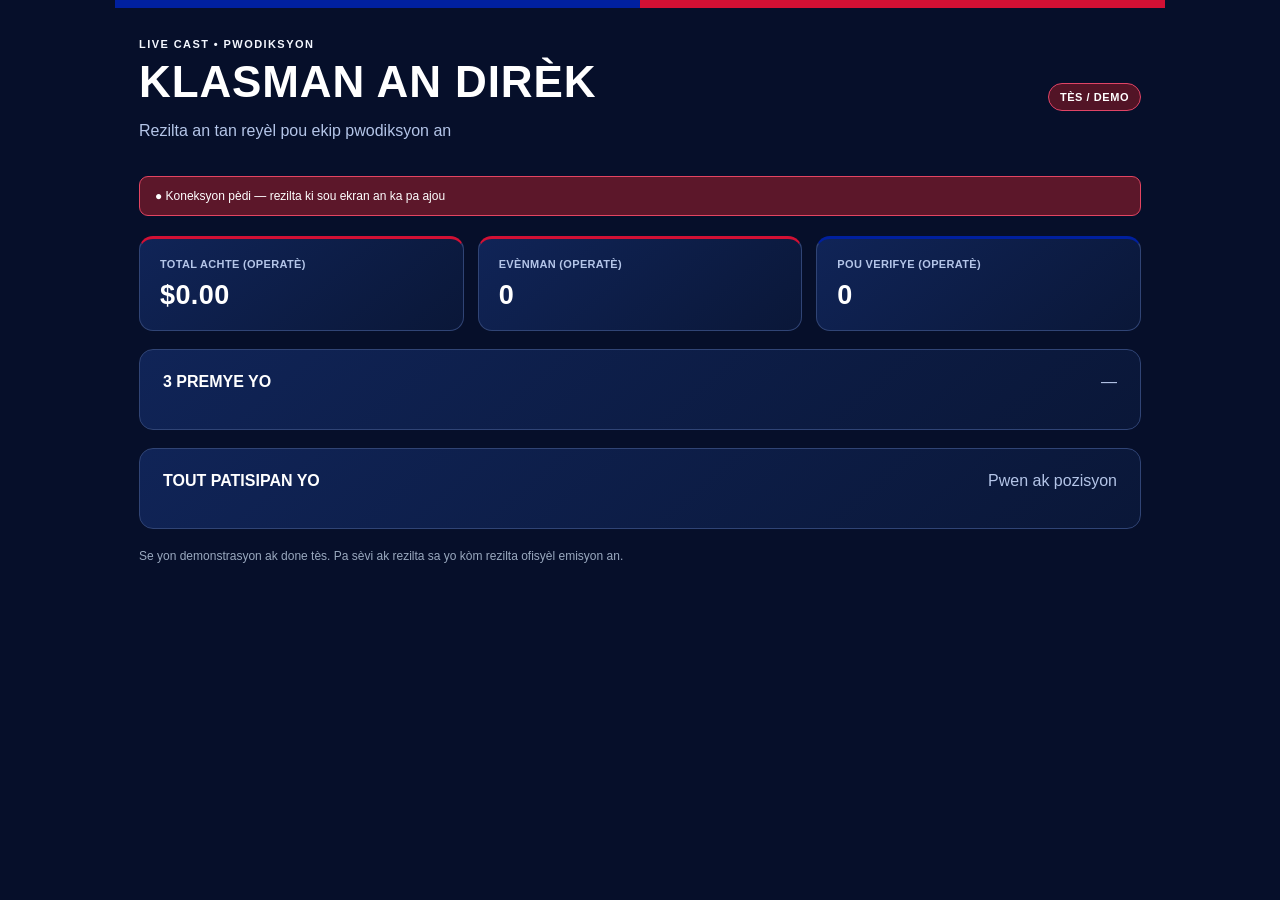
<file: pages-producer.html>
<!doctype html><html lang="ht"><head><meta charset="utf-8"><meta name="referrer" content="no-referrer"><meta name="viewport" content="width=device-width,initial-scale=1"><title>Live Cast • Klasman</title><link rel="stylesheet" href="css/style.css"><link rel="stylesheet" href="css/haiti-theme.css"></head>
<body class="producer-body"><main class="producer-wrap"><header class="producer-header"><div><p class="eyebrow">LIVE CAST • PWODIKSYON</p><h1>KLASMAN AN DIRÈK</h1><p class="muted">Rezilta an tan reyèl pou ekip pwodiksyon an</p></div><span class="pill demo">TÈS / DEMO</span></header><div id="producer-status" class="status-line">Ap chaje rezilta yo…</div><section class="producer-stats"><div class="stat-card"><label>TOTAL ACHTE (OPERATÈ)</label><b id="p-gross">$0.00</b></div><div class="stat-card"><label>EVÈNMAN (OPERATÈ)</label><b id="p-events">0</b></div><div class="stat-card"><label>POU VERIFYE (OPERATÈ)</label><b id="p-pending">0</b></div></section><section class="panel"><div class="panel-head"><h2>3 PREMYE YO</h2><span class="muted" id="p-time">—</span></div><div id="p-top3" class="producer-top3"></div></section><section class="panel"><div class="panel-head"><h2>TOUT PATISIPAN YO</h2><span class="muted">Pwen ak pozisyon</span></div><div id="p-all" class="ranks"></div></section><p class="hint">Se yon demonstrasyon ak done tès. Pa sèvi ak rezilta sa yo kòm rezilta ofisyèl emisyon an.</p></main><script src="js/site-config.js"></script><script src="js/producer.js" defer></script></body></html>
</file>
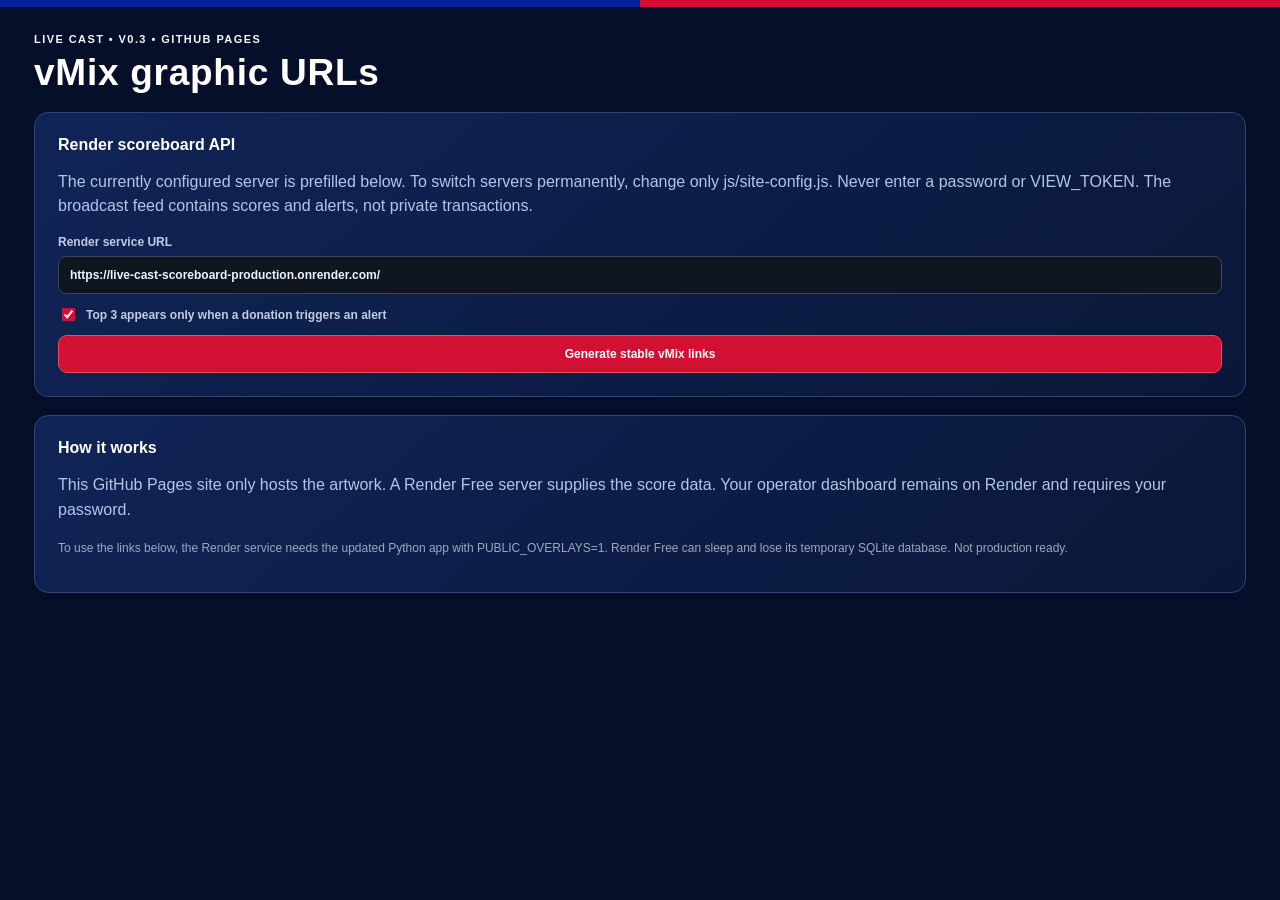
<file: pages-setup.html>
<!doctype html>
<html lang="en"><head><meta charset="utf-8"><meta name="viewport" content="width=device-width, initial-scale=1">
<title>Haiti Live Cast • GitHub Pages Graphics</title><link rel="stylesheet" href="css/style.css"><link rel="stylesheet" href="css/haiti-theme.css">
</head><body class="operator-body"><main class="main-content">
<header class="page-top"><div><p class="eyebrow">LIVE CAST • V0.3 • GITHUB PAGES</p><h1>vMix graphic URLs</h1></div></header>
<section class="panel"><h2>Render scoreboard API</h2><p class="muted">The currently configured server is prefilled below. To switch servers permanently, change only js/site-config.js. Never enter a password or VIEW_TOKEN. The broadcast feed contains scores and alerts, not private transactions.</p>
<form id="link-form" class="stack"><label>Render service URL <input type="url" id="backend-url" placeholder="https://your-service.onrender.com" required></label><label class="check-row"><input id="donation-only-top3" type="checkbox" checked><span>Top 3 appears only when a donation triggers an alert</span></label><button class="btn primary" type="submit">Generate stable vMix links</button></form><div id="generated-links" class="stack" aria-live="polite"></div></section>
<section class="panel"><h2>How it works</h2><p class="muted">This GitHub Pages site only hosts the artwork. A Render Free server supplies the score data. Your operator dashboard remains on Render and requires your password.</p><p class="hint">To use the links below, the Render service needs the updated Python app with PUBLIC_OVERLAYS=1. Render Free can sleep and lose its temporary SQLite database. Not production ready.</p></section>
</main><script src="js/site-config.js"></script><script src="js/pages-setup.js" defer></script></body></html>
</file>
<file: css/style.css>
:root{--bg:#0b0e16;--panel:#151a27;--panel-2:#1d2434;--line:#2b3445;--text:#edf1f8;--muted:#9daabd;--gold:#e5b960;--green:#65d6a2;--red:#f4909a;--blue:#7da8e6;--radius:14px;color-scheme:dark;font-family:Arial,system-ui,-apple-system,Segoe UI,sans-serif}
*{box-sizing:border-box}body{margin:0;background:var(--bg);color:var(--text)}button,input,select{font:inherit}button{cursor:pointer}a{color:inherit;text-decoration:none}a:hover{text-decoration:none}.hidden{display:none!important}.muted{color:var(--muted)}.small{font-size:13px}.eyebrow{font-size:11px;letter-spacing:.13em;font-weight:800;color:var(--gold);margin:0 0 8px}.app-shell{min-height:100vh;display:flex}.sidebar{width:244px;min-width:244px;background:#101420;border-right:1px solid var(--line);padding:27px 18px;display:flex;flex-direction:column;gap:30px}.brand{display:flex;align-items:center;gap:12px;padding:0 7px}.brand strong{font-size:14px;letter-spacing:.08em;display:block}.brand span{display:block;font-size:10px;color:var(--muted);margin-top:4px;letter-spacing:.08em}.brand-mark{height:40px;width:40px;display:flex;align-items:center;justify-content:center;background:var(--gold);color:#101420;border-radius:9px;font-family:'Arial Narrow',Arial,sans-serif;font-size:23px;font-weight:800}.side-nav{display:flex;flex-direction:column;gap:8px}.nav-button{border:1px solid transparent;border-radius:9px;padding:12px 14px;display:flex;gap:12px;align-items:center;background:transparent;color:var(--muted);text-align:left;font-size:13px;font-weight:700}.nav-button:hover,.nav-button.selected{background:#242b3b;border-color:#364157;color:white}.sidebar-footer{margin-top:auto;display:flex;align-items:flex-start;gap:10px;border-top:1px solid var(--line);padding:19px 6px 2px}.sidebar-footer b{font-size:11px;letter-spacing:.08em;color:var(--gold)}.sidebar-footer small{font-size:10px;color:var(--muted);display:block;line-height:1.5;margin-top:6px}.live-dot{width:10px;height:10px;flex-shrink:0;border-radius:100%;background:var(--muted);margin-top:4px}.live-dot.offline{background:var(--gold)}.main-content{width:100%;max-width:1500px;min-width:0;padding:33px 34px 24px;margin:auto}.page-top,.panel-head,.header-actions,.button-row,.event-row,.rank-row,.preset-item,.review-item,.cast-item{display:flex;align-items:center;justify-content:space-between;gap:12px}.page-top{margin-bottom:18px}.page-top h1,.producer-header h1{font-family:'Arial Narrow',Arial,sans-serif;letter-spacing:.02em;font-size:37px;margin:0;font-weight:700;line-height:1.1}.header-actions{justify-content:flex-end;flex-wrap:wrap}.pill{display:inline-flex;align-items:center;justify-content:center;border:1px solid var(--line);padding:7px 11px;border-radius:100px;font-size:11px;font-weight:800;letter-spacing:.05em;white-space:nowrap}.pill.neutral{color:#c8d6ec;background:#1b2539}.pill.ok{color:var(--green);background:#132d26;border-color:#245c46}.pill.demo{color:var(--gold);background:#2f2719;border-color:#594526}.notice{background:#302616;border:1px solid #674e28;color:#f4dfb4;font-size:12px;line-height:1.55;border-radius:10px;padding:12px 15px;margin:0 0 21px}.notice strong{margin-right:8px}.stats-grid,.producer-stats{display:grid;grid-template-columns:repeat(4,minmax(0,1fr));gap:14px;margin-bottom:18px}.stat-card{padding:19px 20px;background:var(--panel);border-radius:var(--radius);border:1px solid var(--line)}.stat-card label{display:block;color:var(--muted);font-size:11px;letter-spacing:.03em;font-weight:700;text-transform:uppercase}.stat-card b{display:block;margin-top:10px;font-size:27px;font-family:'Arial Narrow',Arial,sans-serif;letter-spacing:.015em}.columns{display:grid;gap:18px;align-items:start;margin-bottom:18px}.two-one{grid-template-columns:minmax(0,1.65fr) minmax(280px,.85fr)}.studio-grid{grid-template-columns:minmax(230px,.8fr) minmax(0,1.5fr)}.panel{padding:23px;background:var(--panel);border:1px solid var(--line);border-radius:var(--radius);min-width:0;margin-bottom:18px}.columns>.panel{margin-bottom:0}.panel h2{font-size:16px;font-weight:750;margin:0 0 15px}.panel h3{font-size:14px;margin:0 0 15px}.panel-head{margin:0 0 15px}.panel-head h2{margin:0}.panel p{line-height:1.55}.rule{height:1px;background:var(--line);margin:20px 0}.ranks{display:flex;flex-direction:column;gap:9px}.rank-row{padding:12px 11px;background:var(--panel-2);border-radius:10px;gap:10px}.rank-num{width:30px;height:30px;border-radius:8px;background:#354056;display:flex;align-items:center;justify-content:center;font-family:'Arial Narrow',Arial,sans-serif;font-weight:800;font-size:20px;flex-shrink:0}.rank-num.first{background:#ad853c;color:#121721}.rank-identity{flex:1;min-width:0;font-weight:700;font-size:13px;white-space:nowrap;overflow:hidden;text-overflow:ellipsis}.rank-points{font-family:'Arial Narrow',Arial,sans-serif;font-size:24px;font-weight:800;white-space:nowrap}.rank-points small{font:700 10px Arial,sans-serif;color:var(--muted);letter-spacing:.05em}.stack{display:flex;flex-direction:column;gap:11px}.btn{border:1px solid var(--line);padding:11px 14px;border-radius:9px;font-size:12px;font-weight:800;display:inline-flex;align-items:center;justify-content:center;gap:8px;text-align:center}.btn.block{display:flex;width:100%}.btn.ghost{background:#222a39;color:#e5edf9}.btn.ghost:hover{background:#303b50}.btn.primary{background:var(--gold);border-color:#d5ac57;color:#151a26}.btn.primary:hover{background:#f2c970}.btn.danger{background:#43252c;border-color:#87404a;color:#ffced3}.btn.small{padding:8px 10px;font-size:11px}.form-grid{display:grid;grid-template-columns:repeat(2,minmax(0,1fr));gap:14px}.form-grid .span-2{grid-column:span 2}.form-grid label,.stack label{display:flex;flex-direction:column;gap:7px;font-size:12px;color:#c1cde0;font-weight:700}.form-grid input,.form-grid select,.stack input,.stack select{width:100%;border:1px solid #3b465b;border-radius:8px;background:#0f1521;color:#f0f3fa;padding:11px;outline:none;min-width:0}.form-grid input:focus,.form-grid select:focus,.stack input:focus{border-color:#b59651}.check-row{display:flex!important;flex-direction:row!important;align-items:center;gap:8px!important}.check-row input{width:auto!important;accent-color:var(--gold)}.code-output{white-space:pre-wrap;word-break:break-word;background:#080d15;border:1px solid var(--line);padding:15px;margin:20px 0 0;color:#b8d5b2;font-size:12px;border-radius:10px;min-height:60px}.instructions{padding-left:21px;color:#c4cddd;font-size:13px;line-height:1.8}.instructions code{background:#2c3549;border-radius:4px;padding:2px 5px}.hint{color:#9aa9bf;font-size:12px;line-height:1.65}.event-table,.review-list,.cast-list,.preset-list{display:flex;flex-direction:column;gap:9px}.event-row{background:var(--panel-2);padding:12px 14px;border-radius:9px;font-size:12px;align-items:flex-start}.event-main{min-width:0;flex:1;overflow-wrap:anywhere}.event-main b{display:block;font-size:13px;margin-bottom:4px}.event-meta{color:var(--muted);font-size:11px;line-height:1.5}.status-pill{font-size:10px;padding:5px 8px;border-radius:20px;background:#324157;color:#e4edf6;font-weight:800}.status-pill.assigned{background:#20483e;color:#a4ecd0}.status-pill.review,.status-pill.review_currency{background:#453721;color:#efd09a}.review-item{align-items:flex-start;background:var(--panel-2);padding:16px;border-radius:10px;flex-wrap:wrap}.review-item select,.review-item input{border:1px solid #455069;border-radius:6px;background:#111726;color:#e6eefa;padding:9px;max-width:100%}.review-controls{display:flex;gap:8px;flex-wrap:wrap}.review-body{flex:1;min-width:200px}.review-body small{display:block;margin-top:7px;color:var(--muted);overflow-wrap:anywhere}.preset-item{border:1px solid var(--line);background:var(--panel-2);border-radius:9px;padding:11px 12px;cursor:pointer;text-align:left;color:var(--text);width:100%}.preset-item.active{border-color:#b5904c;background:#302b27}.preset-item strong{font-size:13px}.preset-item span{font-size:10px;color:var(--muted)}.cast-item{background:var(--panel-2);border-radius:8px;padding:10px;flex-wrap:wrap}.cast-item div{min-width:0}.cast-item b{font-size:12px}.cast-item small{display:block;font-size:11px;color:var(--muted);margin-top:4px;overflow-wrap:anywhere}.cast-item button{background:transparent;border:1px solid var(--line);border-radius:6px;color:#ced8e8;padding:7px;font-size:11px}.danger-note{color:#f2a8a9;font-size:12px}.toast{position:sticky;top:10px;z-index:30;border-radius:9px;background:#253b37;color:#c2f8df;padding:12px 16px;font-weight:700;font-size:12px;margin-bottom:12px}.toast.error{background:#452b34;color:#ffd3dc}.footer{font-size:10px;letter-spacing:.04em;color:#74849a;padding:14px 0}.producer-body{background:radial-gradient(ellipse at 80% -20%,#1b263e,#090d17 60%)}.producer-wrap{max-width:1050px;margin:auto;padding:34px 24px 80px}.producer-header{display:flex;align-items:center;justify-content:space-between;gap:15px;margin-bottom:14px}.producer-header h1{font-size:44px}.producer-stats{grid-template-columns:repeat(3,minmax(0,1fr))}.status-line{padding:12px 15px;margin:20px 0;background:#17312c;border:1px solid #245747;border-radius:9px;color:#a7ebcc;font-size:12px}.status-line.bad{background:#47282b;border-color:#884349;color:#ffd0d4}.producer-top3{display:flex;flex-direction:column;gap:10px}.producer-top3 .rank-row{padding:17px}.producer-top3 .rank-identity{font-size:19px}.producer-top3 .rank-points{font-size:29px}
/* vMix browser layer: no background is painted on body; RGBA alpha preserved. */
.overlay-body{margin:0;width:100vw;height:100vh;background:transparent!important;overflow:hidden;color:#fff;font-family:Arial,system-ui,sans-serif}.overlay-root{position:absolute;inset:0;pointer-events:none}.overlay-watermark{position:absolute;bottom:14px;right:15px;border:1px solid rgba(255,186,97,.65);background:rgba(70,42,16,.75);padding:8px 13px;border-radius:6px;color:#ffdda4;font-size:15px;font-weight:800;letter-spacing:.18em;z-index:50}.graphic-card{--accent:#e5b960;position:absolute;max-height:88vh;overflow:hidden;border:1px solid #414a5c;background:rgba(11,17,29,.94);box-shadow:0 14px 44px rgba(0,0,0,.5);border-radius:16px;padding:23px 25px;min-width:430px;max-width:950px}.graphic-card.top3{top:58px;width:520px}.graphic-card.alert{bottom:115px;width:690px}.graphic-card.full{top:100px;width:760px}.graphic-card.pos-left{left:58px}.graphic-card.pos-right{right:58px}.graphic-card.pos-center{left:50%;transform:translateX(-50%)}.graphic-card.size-small{zoom:.82}.graphic-card.size-large{zoom:1.2}.graphic-card h2{font-family:'Arial Narrow',Arial,sans-serif;letter-spacing:.06em;font-size:42px;margin:0 0 13px;color:#f8faff;line-height:1}.graphic-card h2 em{color:var(--accent);font-style:normal}.overlay-kicker{color:var(--accent);font-weight:800;font-size:13px;letter-spacing:.2em;margin:0 0 9px}.graphic-row{display:flex;align-items:center;gap:15px;padding:13px 0;border-top:1px solid rgba(255,255,255,.1)}.graphic-row:first-of-type{border-top:0}.graphic-row .grank{width:44px;height:44px;display:flex;align-items:center;justify-content:center;border-radius:9px;background:#323d50;font-family:'Arial Narrow',Arial,sans-serif;font-weight:800;font-size:34px}.graphic-row:first-of-type .grank{background:var(--accent);color:#191a22}.graphic-row .gname{flex:1;font-weight:750;font-size:20px;overflow:hidden;text-overflow:ellipsis;white-space:nowrap}.graphic-row .gscore{font-family:'Arial Narrow',Arial,sans-serif;font-size:32px;font-weight:800;white-space:nowrap}.graphic-row .gscore small{font:700 11px Arial,sans-serif;color:#b9c5d5;letter-spacing:.07em}.alert .donor-plus{font:800 30px 'Arial Narrow',Arial,sans-serif;color:var(--accent);margin-bottom:10px}.alert h2{font-size:56px;margin-bottom:24px}.alert .alert-stats{display:grid;grid-template-columns:1fr 1fr;gap:12px;border-top:1px solid #414d60;padding-top:17px}.alert .alert-stat-label{font-size:13px;color:#b8c8de;font-weight:800;letter-spacing:.06em}.alert .alert-stat-value{font:800 52px 'Arial Narrow',Arial,sans-serif;margin-top:4px;line-height:1.1}.alert .alert-stat-value.rank{color:var(--accent)}.alert-entry{animation:slide-in .32s cubic-bezier(.23,.8,.26,1) both}.alert-exit{animation:slide-out .27s ease both}.score-change{animation:flash .45s ease}@keyframes slide-in{from{opacity:0;translate:0 38px}to{opacity:1;translate:0 0}}@keyframes slide-out{from{opacity:1;translate:0 0}to{opacity:0;translate:0 20px}}@keyframes flash{from{filter:brightness(1.5)}to{filter:brightness(1)}}.draft-watermark{position:absolute;top:12px;left:50%;transform:translateX(-50%);background:#5a2c36;color:#fff;padding:8px 16px;border-radius:9px;font-weight:800;letter-spacing:.1em;font-size:14px;z-index:10}
@media(max-width:900px){.sidebar{width:190px;min-width:190px}.main-content{padding:22px 18px}.stats-grid{grid-template-columns:repeat(2,minmax(0,1fr))}.two-one,.studio-grid{grid-template-columns:1fr}}
@media(max-width:620px){.app-shell{display:block}.sidebar{width:100%;min-width:0;padding:12px;gap:10px}.brand{padding:2px}.side-nav{flex-direction:row;overflow:auto;gap:5px}.nav-button{padding:9px;font-size:12px;white-space:nowrap}.sidebar-footer{display:none}.page-top{align-items:flex-start;flex-direction:column}.page-top h1{font-size:31px}.main-content{padding:18px 12px}.panel{padding:16px}.stats-grid{gap:8px}.stat-card{padding:15px 11px}.stat-card b{font-size:22px}.form-grid{grid-template-columns:1fr}.form-grid .span-2{grid-column:auto}.producer-wrap{padding:22px 12px}.producer-header h1{font-size:31px}.producer-stats{gap:7px}.producer-stats .stat-card{padding:12px 8px}.producer-stats .stat-card b{font-size:20px}.producer-top3 .rank-identity{font-size:14px}.producer-top3 .rank-points{font-size:21px}}

.overlay-html{background:transparent!important;color-scheme:normal!important}
.event-correct{flex-shrink:0;margin-left:8px}
</file>
<file: css/haiti-theme.css>
/* Haitian flag blue, red and white theme — applied after style.css.
   Flag colors: blue #00209F, red #D21034, white #FFFFFF.
   Deep navy panels are for broadcast legibility; gold from v0.1 is removed.
   Actual overlays retain a transparent canvas (alpha).
*/
:root{--bg:#060f2a;--panel:#0d1b41;--panel-2:#142958;--line:#344b7f;--text:#fff;--muted:#b4c5e8;--gold:#f0445d;--green:#8fdbf9;--red:#ff667b;--blue:#6688ff}
body:not(.overlay-body){background:#060f2a}
.sidebar{background:linear-gradient(180deg,#00209f -75%,#08173b 33%,#071229 100%);border-right:2px solid #d21034}
.brand-mark{background:linear-gradient(180deg,#00209f 0 50%,#d21034 50% 100%);color:#fff;box-shadow:0 0 0 2px rgba(255,255,255,.13);border:1px solid rgba(255,255,255,.2)}
.brand strong,.page-top h1,.producer-header h1{color:#fff}
.nav-button:hover,.nav-button.selected{background:#00209f;border-color:#5676eb;color:#fff}
.sidebar-footer b,.eyebrow{color:#f4f7ff}
.live-dot.offline{background:#d21034}
.page-top:after{content:"";position:absolute;top:0;left:0;right:0;height:7px;background:linear-gradient(90deg,#00209f 0 50%,#d21034 50% 100%);pointer-events:none}
.panel,.stat-card{background:linear-gradient(140deg,#102457,#0a1738);border-color:#304475}
.stat-card{border-top:3px solid #00209f}
.stat-card:nth-child(even){border-top-color:#d21034}
.notice{background:#271735;border-color:#bb3158;color:#ffe0e6}
.pill.neutral{background:#1b3971;color:#fff;border-color:#4062a4}
.pill.ok{background:#002b67;border-color:#4c72eb;color:#f1f6ff}
.pill.demo{background:#521426;color:#fff;border-color:#e04466}
.btn.primary{background:#d21034;color:#fff;border-color:#f04460}
.btn.primary:hover{background:#f0254e}
.btn.ghost{background:#173778;color:#f4f7ff;border-color:#34549e}
.btn.ghost:hover{background:#234a9f}
.btn.danger{background:#640c2a;border-color:#e44865;color:#fff}
.rank-row,.event-row,.review-item,.preset-item,.cast-item{background:#152a5a;border:1px solid #2a4582}
.rank-num{background:#00209f;color:#fff}
.rank-num.first{background:linear-gradient(180deg,#00209f 0 50%,#d21034 50%);color:#fff;border:1px solid #fff}
.rank-points{color:#fff}
.status-pill.assigned{background:#003f7c;color:#dcecff}
.status-pill.review,.status-pill.review_currency{background:#671c36;color:#fff}
.preset-item.active{border-color:#e53352;background:#351b4e}
.form-grid input:focus,.form-grid select:focus,.stack input:focus{border-color:#ec4765}
.check-row input{accent-color:#d21034}
.toast{background:#00387d;color:#fff;border:1px solid #5979d4}
.toast.error{background:#66122e;color:#fff}
.producer-body{background:radial-gradient(ellipse at 75% -15%,#00209f 0%,#071633 48%,#050e25 100%)}
.producer-wrap:before{content:"";display:block;height:8px;margin:-34px -24px 30px;background:linear-gradient(90deg,#00209f 0 50%,#d21034 50%)}
.producer-header h1{color:#fff}
.producer-stats .stat-card:first-child{border-top-color:#d21034}
.status-line{background:#003579;border-color:#456bd1;color:#fff}
.status-line.bad{background:#5c172a;border-color:#e34461;color:#fff}
/* Transparent HTML canvas for vMix must remain fully transparent. */
.overlay-body,.overlay-html{background:transparent!important}
.graphic-card{--accent:#d21034;background:linear-gradient(130deg,rgba(0,32,159,.96),rgba(7,22,66,.97) 47%,rgba(8,17,43,.97));border:1px solid rgba(255,255,255,.37);box-shadow:0 13px 38px rgba(0,0,0,.58);padding-top:33px}
.graphic-card:before{content:"";position:absolute;top:0;left:0;right:0;height:9px;background:linear-gradient(90deg,#00209f 0 50%,#d21034 50% 100%);box-shadow:0 1px 3px rgba(255,255,255,.12)}
.graphic-card:after{content:"";position:absolute;bottom:0;left:0;right:0;height:4px;background:#d21034}
.graphic-card h2 em{color:#fff;text-shadow:0 2px 15px rgba(0,0,0,.4)}
.overlay-kicker{color:#fff;text-transform:uppercase}
.graphic-row{border-top-color:rgba(255,255,255,.18)}
.graphic-row .grank{background:#00209f;border:1px solid rgba(255,255,255,.32);color:#fff}
.graphic-row:first-of-type .grank{background:#d21034;border-color:#ff6b7d;color:#fff}
.graphic-row .gscore{color:#fff}
.graphic-row .gscore small{color:#dae5ff}
.alert .donor-plus{color:#fff;background:#d21034;display:inline-block;border-radius:8px;padding:8px 12px;font-size:30px}
.alert .alert-stat-value.rank{color:#fff}
.alert .alert-stats{border-top-color:rgba(255,255,255,.25)}
.alert .alert-stat-label{color:#d5e3ff}
.overlay-watermark{border:1px solid #fff;background:linear-gradient(180deg,rgba(0,32,159,.98) 0 50%,rgba(210,16,52,.98) 50%);color:#fff}
.draft-watermark{background:#d21034;color:#fff}
@media(max-width:620px){.producer-wrap:before{margin:-22px -12px 24px}}

/* Goal operator cards and compact broadcast lower-third (blue/red Haitian theme). */
.goal-operator-list{display:grid;gap:10px;margin:15px 0}
.goal-admin-row{display:flex;align-items:center;gap:12px;border-radius:9px;padding:12px 14px;background:#132958;border:1px solid #304475}
.goal-admin-content{flex:1;min-width:0}
.goal-progress-mini{background:#324a80;height:6px;border-radius:5px;margin-top:8px;overflow:hidden}
.goal-progress-mini>div{height:100%;background:#d21034;transition:width .3s}
.goal-admin-row .check-row{flex-direction:row!important}
.goal-panel{position:absolute;left:58px;bottom:38px;width:min(800px,calc(100vw - 116px));pointer-events:none;border:1px solid rgba(255,255,255,.55);border-radius:14px;background:linear-gradient(110deg,rgba(0,32,159,.97),rgba(7,19,63,.96) 60%,rgba(210,16,52,.94));box-shadow:0 13px 38px rgba(0,0,0,.58);overflow:hidden;animation:goal-enter .4s ease both;color:#fff;font-family:Arial,sans-serif}
.goal-top{display:grid;grid-template-columns:1fr auto;gap:18px;align-items:center;padding:18px 22px 13px}
.goal-title{font-weight:800;letter-spacing:.05em;font-size:18px;overflow-wrap:anywhere}
.goal-subtitle{font-size:11px;font-weight:700;color:#dce6ff;letter-spacing:.1em;margin-bottom:4px}
.goal-count{font:800 36px 'Arial Narrow',Arial,sans-serif;text-align:right;white-space:nowrap}
.goal-count small{font:700 14px Arial,sans-serif;color:#dce6ff}
.goal-track{background:rgba(0,0,0,.42);height:15px;margin:0 22px 12px;border:1px solid rgba(255,255,255,.38);border-radius:10px;overflow:hidden}
.goal-bar{height:100%;background:linear-gradient(90deg,#d21034 0%,#f95b7a 90%);transition:width .6s ease}
.goal-footer{display:flex;align-items:center;justify-content:space-between;gap:14px;padding:9px 22px 10px;background:rgba(0,0,0,.2);font-size:12px;font-weight:800;letter-spacing:.06em}
.goal-ticker{flex:1;white-space:nowrap;overflow:hidden;text-overflow:ellipsis;color:#fff}
.goal-clock{white-space:nowrap;color:#fff}
@keyframes goal-enter{from{opacity:0;translate:0 22px}to{opacity:1;translate:0 0}}
@media(max-width:720px){.goal-top{padding:13px;gap:8px}.goal-title{font-size:13px}.goal-count{font-size:26px}.goal-panel{left:12px;bottom:20px;width:calc(100vw - 24px)}.goal-track{margin:0 13px 8px}.goal-footer{padding:8px 13px;font-size:10px}}

/* Operator control-room diagnostics */
.status-tile-grid{display:grid;grid-template-columns:repeat(auto-fit,minmax(210px,1fr));gap:12px;margin:15px 0}
.system-tile{display:flex;flex-direction:column;gap:9px;border:1px solid #34549e;background:#132958;border-radius:10px;padding:15px}
.system-tile strong{font-size:13px;color:#fff}.system-tile small{font-size:12px;color:#b4c5e8;overflow-wrap:anywhere}
.status-links{display:grid;grid-template-columns:repeat(auto-fit,minmax(270px,1fr));gap:12px}
.status-url-item{display:flex;flex-direction:column;gap:8px;border:1px solid #34549e;background:#132958;padding:14px;border-radius:10px;min-width:0}
.status-url-item strong{font-size:12px}.status-url-item code{font-size:10px;line-height:1.5;overflow-wrap:anywhere;color:#b4c5e8}
.status-url-item .button-row{display:flex;gap:6px;flex-wrap:wrap}
/* Production control room v1.1: transaction explorer and protected test tools */
.cast-summary-grid{display:grid;grid-template-columns:repeat(auto-fit,minmax(165px,1fr));gap:10px;margin:13px 0}
.cast-data-card{display:flex;flex-direction:column;align-items:flex-start;text-align:left;gap:6px;border:1px solid #304475;background:#142958;color:#fff;border-radius:12px;padding:14px;cursor:pointer}
.cast-data-card:hover,.cast-data-card:focus{border-color:#8ca7ef;background:#1b3672}
.cast-data-card strong{font-size:13px}.cast-data-card b{font-size:20px}.cast-data-card small{font-size:11px;color:#c6d3ee}
.data-table-scroll{overflow-x:auto;width:100%;margin:17px 0}.ledger-table{width:100%;min-width:830px;border-collapse:collapse;text-align:left;font-size:12px}
.ledger-table th,.ledger-table td{padding:12px 10px;border-bottom:1px solid #324677;vertical-align:middle}
.ledger-table th{font-size:11px;color:#c3d3f3;text-transform:uppercase;letter-spacing:.05em;background:#142958}
.ledger-table tr:hover td{background:#182c5a}.ledger-id{display:block;font-size:10px;color:#95a6c7;max-width:185px;overflow-wrap:anywhere;margin-top:5px}
.transaction-dialog{color:#f6f8ff;background:#101b39;border:1px solid #52699c;border-radius:15px;padding:0;width:min(690px,calc(100vw - 24px));max-height:92vh;overflow:auto}
.transaction-dialog::backdrop{background:rgba(0,0,0,.78)}.dialog-inner{padding:24px}.transaction-original{background:#142958;border:1px solid #304475;border-radius:10px;padding:13px;font-size:12px;line-height:1.5;margin:12px 0 17px;overflow-wrap:anywhere}
.transaction-original p{margin:7px 0}.transaction-dialog label{font-size:12px;color:#d0dafa}.transaction-dialog input,.transaction-dialog select,.transaction-dialog textarea{width:100%;display:block;margin-top:7px;border:1px solid #415b97;border-radius:8px;background:#091632;color:#fff;padding:11px;font:inherit}
.transaction-dialog textarea{resize:vertical}.transaction-dialog .event-row{margin:8px 0;overflow-wrap:anywhere}.transaction-dialog .event-meta{white-space:pre-wrap}
#graphic-url{width:100%;background:#0a1836;color:#d1e4ff;border:1px solid #3a548b;padding:10px;border-radius:8px;overflow:hidden;text-overflow:ellipsis}
#debug-list .review-item{padding:10px 14px}.debug-checkbox{accent-color:#d21034}.ledger-table button:focus-visible,.cast-data-card:focus-visible{outline:3px solid #fff;outline-offset:2px}

/* Live Cast unified battle graphic and producer controls */
.battle-panel{position:absolute;bottom:65px;left:50%;transform:translateX(-50%);width:min(1140px,calc(100vw - 100px));color:white;border-radius:15px;overflow:hidden;box-shadow:0 16px 40px rgba(0,0,0,.5);background:rgba(7,17,48,.96);border:1px solid rgba(255,255,255,.55);font-family:Arial,sans-serif}
.battle-header{display:flex;align-items:center;justify-content:space-between;padding:10px 20px;background:linear-gradient(90deg,#00209f,#111b4b 50%,#d21034);letter-spacing:.07em;font-size:14px;font-weight:800}
.battle-names{display:grid;grid-template-columns:1fr 60px 1fr;gap:12px;align-items:center;padding:17px 24px 10px}
.battle-side{min-width:0}.battle-side.right{text-align:right}.battle-side .battle-name{font-size:26px;font-weight:850;text-transform:uppercase;white-space:nowrap;overflow:hidden;text-overflow:ellipsis}
.battle-side .battle-score{font-size:46px;font-weight:900;line-height:1.15}.battle-side small{font-size:12px;color:#d7e1ff}.battle-versus{text-align:center;font-size:28px;font-weight:900;color:white}
.battle-progress{margin:0 24px;height:22px;display:flex;overflow:hidden;border-radius:12px;border:1px solid #fff;background:#d21034}
.battle-progress-left{height:100%;background:#00209f;transition:width .6s ease}
.battle-footer{display:flex;justify-content:space-between;align-items:center;padding:13px 25px 15px;color:#fff;font-size:14px;font-weight:800}
.battle-control-current{margin:12px 0;padding:15px;background:#102758;border-radius:10px;border:1px solid #355184}
.battle-admin-bar{height:15px;display:flex;overflow:hidden;border-radius:12px;background:#d21034;margin:14px 0}.battle-admin-bar>div{height:100%;background:#00209f}
.battle-action-row{display:flex;gap:8px;flex-wrap:wrap;margin:10px 0}
.battle-item{padding:12px;border-radius:9px;background:#142958;border:1px solid #344b7f}
.battle-item b{display:block}.battle-item small{display:block;margin:5px 0;color:#b4c5e8}
.missing-item{padding:13px;background:#122452;border-radius:9px;border:1px solid #334c85;margin:10px 0}
.missing-item code{overflow-wrap:anywhere}
@media(max-width:720px){.battle-panel{width:calc(100vw - 24px);bottom:20px}.battle-names{padding:10px;grid-template-columns:1fr 40px 1fr}.battle-side .battle-name{font-size:16px}.battle-side .battle-score{font-size:26px}.battle-header{font-size:11px}}
</file>
